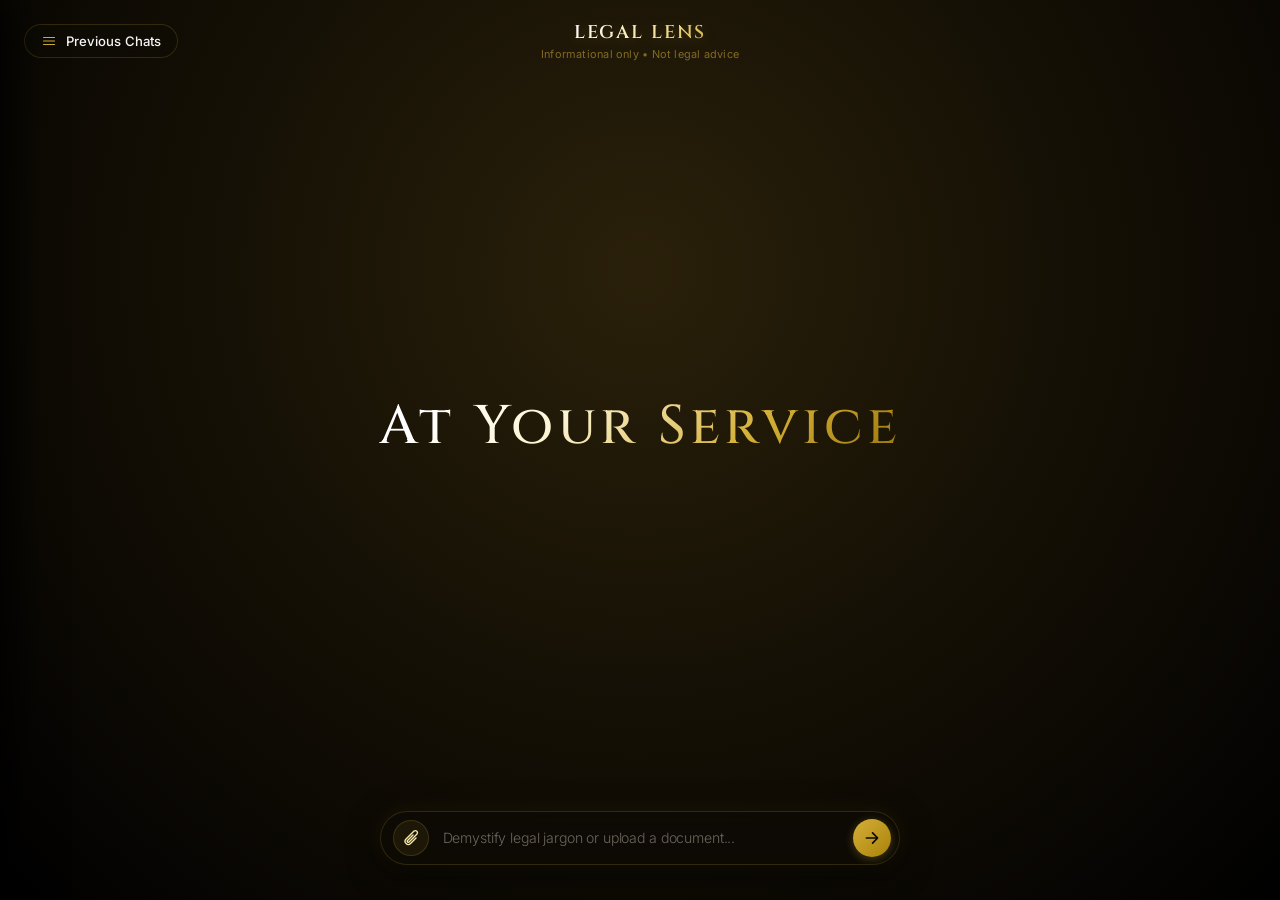
<file: frontend/index.html>
<!DOCTYPE html>
<html lang="en">
<head>
  <meta charset="UTF-8">
  <meta name="viewport" content="width=device-width, initial-scale=1.0">
  <meta name="description" content="Legal Lens - AI-powered legal document analysis and web research assistant.">
  <title>Legal Lens</title>
  <link rel="stylesheet" href="style.css">
  <link rel="preconnect" href="https://fonts.googleapis.com">
  <link rel="preconnect" href="https://fonts.gstatic.com" crossorigin>
  <link href="https://fonts.googleapis.com/css2?family=Cinzel:wght@400;500;600;700&family=Inter:wght@300;400;500;600&display=swap" rel="stylesheet">
</head>
<body>

  <!-- Floating Top-Left Button -->
  <button id="sidebarToggleBtn" class="floating-sidebar-btn" aria-label="Open conversation history">
    <svg class="icon-menu" aria-hidden="true" viewBox="0 0 24 24" fill="none" stroke="currentColor" stroke-width="1.8">
      <path stroke-linecap="round" stroke-linejoin="round" d="M3.75 6.75h16.5M3.75 12h16.5m-16.5 5.25h16.5" />
    </svg>
    <span>Previous Chats</span>
  </button>

  <!-- Top Center: Small Legal Lens + Shortened Disclaimer Underneath -->
  <div class="top-brand-lockup">
    <h1 class="brand-title">Legal Lens</h1>
    <div class="brand-disclaimer">Informational only • Not legal advice</div>
  </div>

  <!-- Slide-out Sidebar for Previous Conversations -->
  <div class="sidebar-overlay" id="sidebarOverlay"></div>
  <aside class="sidebar-drawer" id="sidebarDrawer" aria-hidden="true">
    <div class="sidebar-header">
      <div class="sidebar-title-group">
        <span class="gold-icon">§</span>
        <h2>History & Records</h2>
      </div>
      <button class="btn-close-sidebar" id="sidebarCloseBtn" aria-label="Close sidebar">✕</button>
    </div>

    <div class="sidebar-actions">
      <button class="btn-new-session" id="newSessionBtn">
        <svg viewBox="0 0 24 24" aria-hidden="true" fill="none" stroke="currentColor" stroke-width="2" class="icon-plus">
          <path stroke-linecap="round" stroke-linejoin="round" d="M12 4.5v15m7.5-7.5h-15" />
        </svg>
        Start New Analysis
      </button>
    </div>

    <div class="history-list" id="historyList">
      <div class="history-group-label">Recent Documents</div>
      
      <div class="history-item active">
        <div class="history-item-top">
          <span class="history-doc-title">Confidentiality_NDA.pdf</span>
          <span class="history-time">Today</span>
        </div>
        <div class="history-snippet">Extracted 2 risks, $50,000 penalty flagged...</div>
      </div>

      <div class="history-item">
        <div class="history-item-top">
          <span class="history-doc-title">Residential_Lease_Agreement.pdf</span>
          <span class="history-time">Yesterday</span>
        </div>
        <div class="history-snippet">Late fee clause analyzed, 3 questions prepared...</div>
      </div>

      <div class="history-item">
        <div class="history-item-top">
          <span class="history-doc-title">Master_Services_Contract.pdf</span>
          <span class="history-time">Sep 21</span>
        </div>
        <div class="history-snippet">ChromaDB indexed, IP ownership verified...</div>
      </div>
    </div>

    <div class="sidebar-footer">
      <div class="sidebar-footer-info">
        <span>Session Data Stored Locally</span>
        <span class="security-lock">🔒 Zero Cloud Retention</span>
      </div>
    </div>
  </aside>

  <!-- Main Canvas Area -->
  <main class="main-canvas" id="mainCanvas" role="main">
    <!-- Center Screen: Animated 'At Your Service' -->
    <div class="hero-center" id="heroCenter">
      <h2 class="hero-text-service">At Your Service</h2>
    </div>

    <!-- Chat Feed (Initially Hidden) -->
    <div class="chat-feed" id="chatFeed" role="log" aria-live="polite" style="display: none;"></div>

    <!-- Bottom Center: Compact Chat Capsule with Shimmer Animation -->
    <div class="capsule-wrapper" role="search">
      <!-- Attached Document Pill (Appears when a file is selected) -->
      <div class="capsule-attachment-badge" id="capsuleAttachmentBadge" style="display: none;">
        <span class="pdf-icon" aria-hidden="true">PDF</span>
        <span class="attachment-name" id="attachmentName">contract.pdf</span>
        <button type="button" class="btn-remove-attachment" id="btnRemoveAttachment" aria-label="Remove attached file" title="Remove file">✕</button>
      </div>

      <div class="chat-capsule" id="chatCapsule">
        <!-- Document Upload / Share Button -->
        <input type="file" id="capsuleFileInput" aria-label="File upload input" accept=".pdf" style="display: none;">
        <button type="button" class="capsule-action-btn" id="capsuleDocBtn" aria-label="Upload contract or legal document" title="Upload contract or legal document">
          <svg class="icon-clip" aria-hidden="true" viewBox="0 0 24 24" fill="none" stroke="currentColor" stroke-width="1.9">
            <path stroke-linecap="round" stroke-linejoin="round" d="M18.375 12.739l-7.693 7.693a4.5 4.5 0 01-6.364-6.364l10.94-10.94A3 3 0 1119.5 7.37l-10.94 10.94a1.5 1.5 0 01-2.122-2.122l7.693-7.693" />
          </svg>
        </button>

        <!-- Input Field -->
        <input type="text" id="capsuleInput" class="capsule-input" aria-label="Message input field" placeholder="Demystify legal jargon or upload a document..." autocomplete="off">

        <!-- Send Arrow Button -->
        <button type="button" class="capsule-send-btn" id="capsuleSendBtn" aria-label="Send">
          <svg class="icon-arrow" aria-hidden="true" viewBox="0 0 24 24" fill="none" stroke="currentColor" stroke-width="2.2">
            <path stroke-linecap="round" stroke-linejoin="round" d="M4.5 12h15m0 0l-6.75-6.75M19.5 12l-6.75 6.75" />
          </svg>
        </button>
      </div>
    </div>
  </main>

  <script src="app.js"></script>
</body>
</html>
</file>
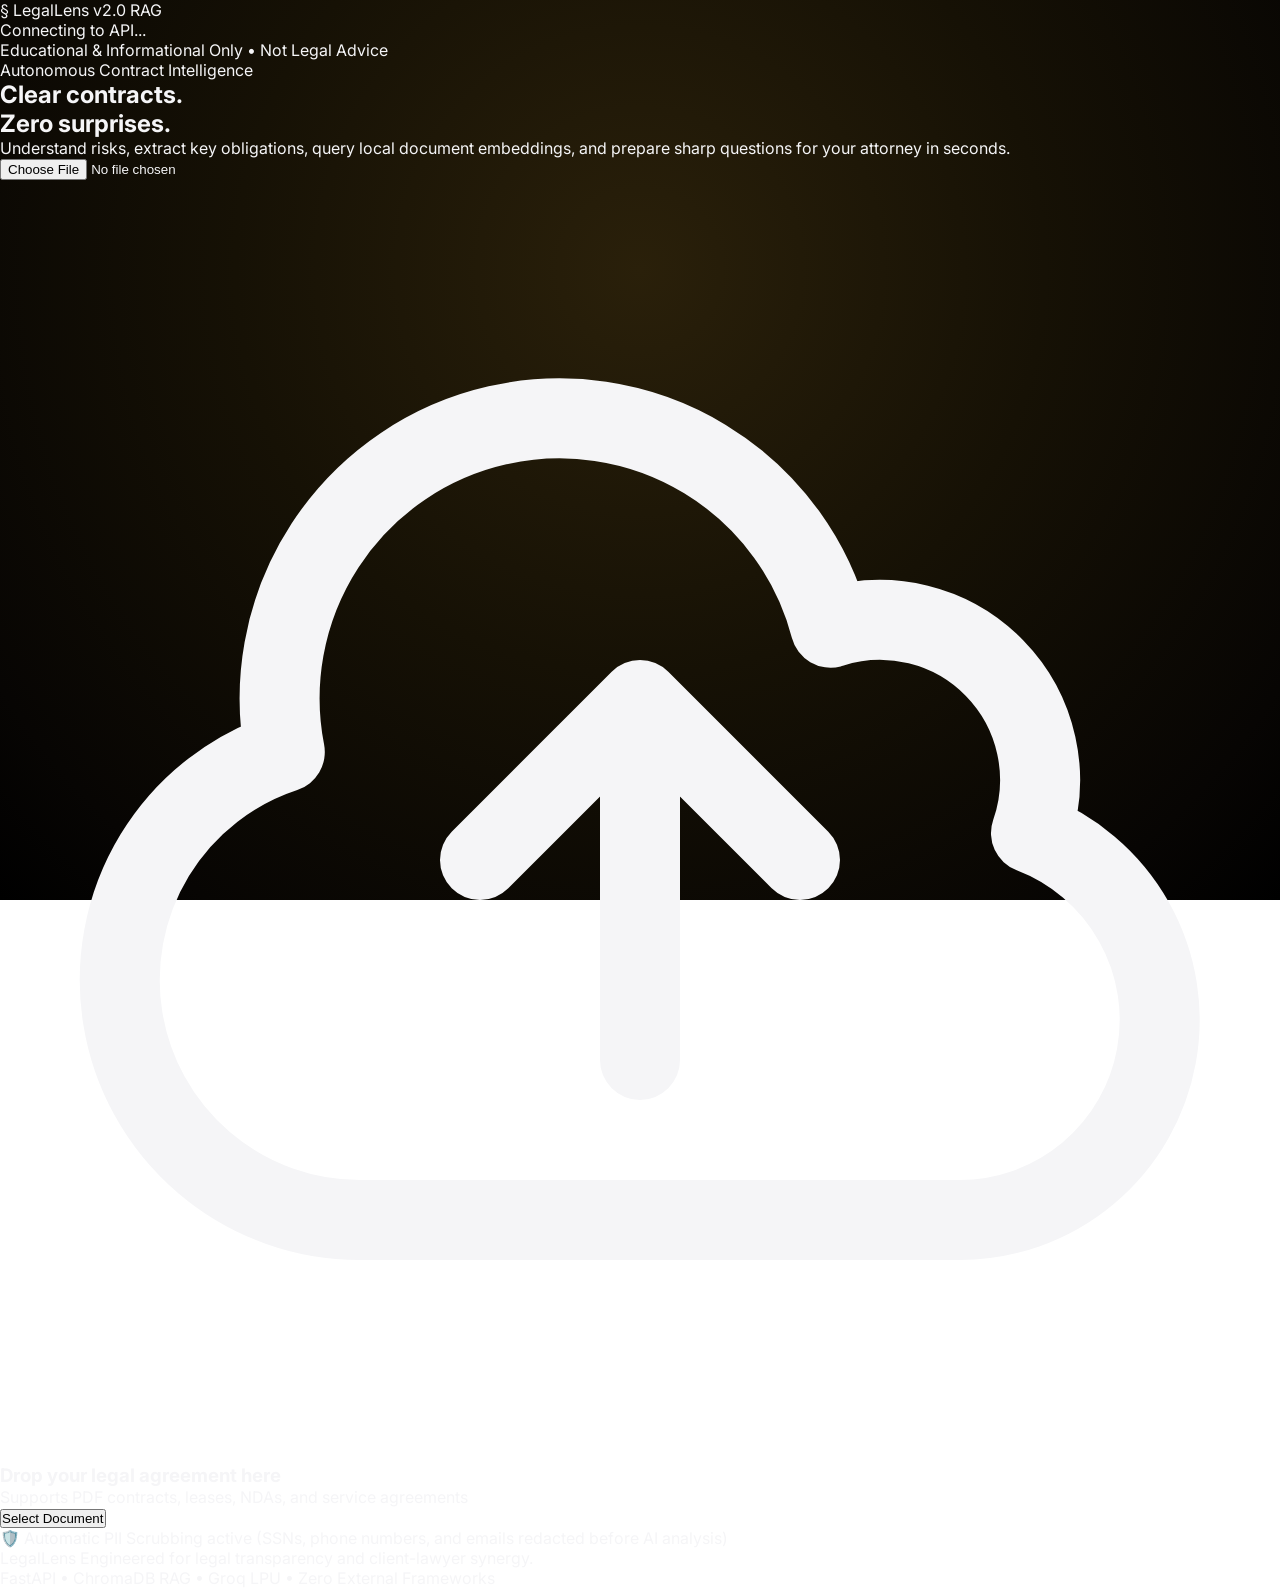
<file: frontend/index_full.html>
<!DOCTYPE html>
<html lang="en">
<head>
  <meta charset="UTF-8">
  <meta name="viewport" content="width=device-width, initial-scale=1.0">
  <title>LegalLens — Intelligent Legal Analysis</title>
  <link rel="stylesheet" href="style.css">
  <link rel="preconnect" href="https://fonts.googleapis.com">
  <link rel="preconnect" href="https://fonts.gstatic.com" crossorigin>
  <link href="https://fonts.googleapis.com/css2?family=Inter:wght@300;400;500;600;700&display=swap" rel="stylesheet">
</head>
<body>
  <!-- Ambient background glow effects (Apple/Tesla aesthetic) -->
  <div class="ambient-glow top-left"></div>
  <div class="ambient-glow center-right"></div>

  <!-- Top Navigation Bar -->
  <header class="navbar">
    <div class="nav-container">
      <div class="brand">
        <span class="brand-logo">§</span>
        <span class="brand-name">LegalLens</span>
        <span class="brand-tag">v2.0 RAG</span>
      </div>

      <div class="nav-status">
        <div class="status-indicator">
          <span class="status-dot" id="apiStatusDot"></span>
          <span class="status-text" id="apiStatusText">Connecting to API...</span>
        </div>
      </div>

      <div class="nav-disclaimer">
        <span class="badge-disclaimer">Educational & Informational Only • Not Legal Advice</span>
      </div>
    </div>
  </header>

  <main class="main-content">
    <!-- Hero Section -->
    <section class="hero-section">
      <div class="hero-pill">Autonomous Contract Intelligence</div>
      <h1 class="hero-title">Clear contracts.<br><span class="gradient-text">Zero surprises.</span></h1>
      <p class="hero-subtitle">
        Understand risks, extract key obligations, query local document embeddings, and prepare sharp questions for your attorney in seconds.
      </p>
    </section>

    <!-- Upload & Document Ingestion Area -->
    <section class="upload-section">
      <div class="upload-card" id="dropZone">
        <input type="file" id="fileInput" accept=".pdf" class="file-input-hidden">
        <div class="upload-icon-wrapper">
          <svg class="upload-icon" viewBox="0 0 24 24" fill="none" stroke="currentColor" stroke-width="1.5">
            <path stroke-linecap="round" stroke-linejoin="round" d="M12 16.5V9.75m0 0l3 3m-3-3l-3 3M6.75 19.5a4.5 4.5 0 01-1.41-8.775 5.25 5.25 0 0110.233-2.33 3 3 0 013.758 3.848A3.752 3.752 0 0118 19.5H6.75z" />
          </svg>
        </div>
        <h3 class="upload-heading">Drop your legal agreement here</h3>
        <p class="upload-subtext">Supports PDF contracts, leases, NDAs, and service agreements</p>
        <button class="btn-primary" id="browseBtn" type="button">Select Document</button>
        
        <div class="security-note">
          <span class="shield-icon">🛡️</span>
          <span>Automatic PII Scrubbing active (SSNs, phone numbers, and emails redacted before AI analysis)</span>
        </div>

        <!-- Processing States -->
        <div class="progress-container" id="progressContainer" style="display: none;">
          <div class="progress-bar-wrapper">
            <div class="progress-bar-fill" id="progressBar"></div>
          </div>
          <div class="progress-status" id="progressStatus">Sanitizing and chunking document...</div>
        </div>
      </div>
    </section>

    <!-- Active Analysis Workspace (Hidden until file is loaded) -->
    <section class="workspace-section" id="workspaceSection" style="display: none;">
      <!-- Document Summary Bar -->
      <div class="session-bar">
        <div class="session-doc-info">
          <span class="file-badge">PDF</span>
          <span class="file-name" id="sessionFileName">contract.pdf</span>
          <span class="session-id-tag">Session ID: <code id="sessionDocId">--</code></span>
        </div>
        <div class="session-actions">
          <button class="btn-ghost" id="exportBtn" title="Export Legal Brief">
            <svg class="btn-icon" viewBox="0 0 24 24" fill="none" stroke="currentColor" stroke-width="2">
              <path stroke-linecap="round" stroke-linejoin="round" d="M3 16.5v2.25A2.25 2.25 0 005.25 21h13.5A2.25 2.25 0 0021 18.75V16.5M16.5 12L12 16.5m0 0L7.5 12m4.5 4.5V3" />
            </svg>
            Print Lawyer Brief
          </button>
          <button class="btn-ghost" id="newDocBtn">Upload Another</button>
        </div>
      </div>

      <!-- Segmented Navigation (Apple / Tesla style tabs) -->
      <div class="tab-control">
        <button class="tab-btn active" data-tab="tab-nutrition">Nutrition Label</button>
        <button class="tab-btn" data-tab="tab-chat">RAG Document Chat</button>
        <button class="tab-btn" data-tab="tab-translate">Jargon Translator</button>
        <button class="tab-btn" data-tab="tab-anomaly">Clause Benchmark</button>
      </div>

      <!-- TAB 1: Bento Nutrition Label -->
      <div class="tab-pane active" id="tab-nutrition">
        <div class="bento-grid">
          <!-- Critical Risks Card -->
          <div class="bento-card card-risk">
            <div class="card-header">
              <span class="card-indicator red-glow"></span>
              <h2 class="card-title">Critical Risks & Liabilities</h2>
              <span class="card-count" id="riskCount">0</span>
            </div>
            <p class="card-desc">Clauses carrying heavy financial, non-compete, or legal burdens.</p>
            <ul class="item-list" id="riskList">
              <li class="loading-placeholder">Waiting for document...</li>
            </ul>
          </div>

          <!-- Obligations Card -->
          <div class="bento-card card-obligation">
            <div class="card-header">
              <span class="card-indicator amber-glow"></span>
              <h2 class="card-title">Mandatory Obligations</h2>
              <span class="card-count" id="obligationCount">0</span>
            </div>
            <p class="card-desc">Explicit duties, deadlines, payment terms, or notice requirements.</p>
            <ul class="item-list" id="obligationList">
              <li class="loading-placeholder">Waiting for document...</li>
            </ul>
          </div>

          <!-- Your Rights Card -->
          <div class="bento-card card-rights">
            <div class="card-header">
              <span class="card-indicator emerald-glow"></span>
              <h2 class="card-title">Retained Rights & Defenses</h2>
              <span class="card-count" id="rightsCount">0</span>
            </div>
            <p class="card-desc">Protective terms, carve-outs, IP ownership, and whistleblower exceptions.</p>
            <ul class="item-list" id="rightsList">
              <li class="loading-placeholder">Waiting for document...</li>
            </ul>
          </div>

          <!-- Attorney Prep Kit Card -->
          <div class="bento-card card-questions">
            <div class="card-header">
              <span class="card-indicator violet-glow"></span>
              <h2 class="card-title">Lawyer Preparation Brief</h2>
              <span class="card-count" id="questionCount">0</span>
            </div>
            <p class="card-desc">Targeted, high-leverage questions to bring to a consultation.</p>
            <ul class="item-list item-list-numbered" id="questionsList">
              <li class="loading-placeholder">Waiting for document...</li>
            </ul>
          </div>
        </div>
      </div>

      <!-- TAB 2: Local RAG Chat -->
      <div class="tab-pane" id="tab-chat">
        <div class="chat-container">
          <div class="chat-header">
            <div>
              <h3 class="chat-title">Interactive Document Query</h3>
              <p class="chat-desc">Backed by ChromaDB vector retrieval & Qwen 27B LPU inference</p>
            </div>
            <span class="rag-chip">Local Vector Store Active</span>
          </div>

          <!-- Suggestion Chips -->
          <div class="prompt-chips">
            <button class="chip" data-query="What are the penalties or liquidated damages for a breach?">What are the breach penalties?</button>
            <button class="chip" data-query="How can either party terminate this agreement?">Termination requirements?</button>
            <button class="chip" data-query="Who owns the intellectual property and work product?">Who owns the IP?</button>
            <button class="chip" data-query="Are there any non-compete or non-solicitation restrictions?">Non-compete clauses?</button>
          </div>

          <!-- Messages Stream -->
          <div class="chat-messages" id="chatMessages">
            <div class="message assistant-msg">
              <div class="msg-avatar">§</div>
              <div class="msg-body">
                <p>I have indexed your document into the local vector database. You can ask me specific questions about clauses, deadlines, fees, or obligations.</p>
              </div>
            </div>
          </div>

          <!-- Input Bar -->
          <form class="chat-input-wrapper" id="chatForm">
            <input type="text" id="chatInput" placeholder="Ask anything about this document..." autocomplete="off">
            <button type="submit" class="btn-send" id="chatSendBtn" aria-label="Send query">
              <svg viewBox="0 0 24 24" fill="none" stroke="currentColor" stroke-width="2">
                <path stroke-linecap="round" stroke-linejoin="round" d="M6 12L3.269 3.126A59.768 59.768 0 0121.485 12 59.77 59.77 0 013.27 20.876L5.999 12zm0 0h7.5" />
              </svg>
            </button>
          </form>
        </div>
      </div>

      <!-- TAB 3: Jargon Translator -->
      <div class="tab-pane" id="tab-translate">
        <div class="tool-panel">
          <div class="tool-intro">
            <h3>Legalese to Plain English</h3>
            <p>Paste dense, confusing legalese below to uncover the real-world, practical meaning.</p>
          </div>
          <div class="tool-form">
            <textarea id="translateInput" rows="5" placeholder="Paste complex clause text here (e.g. 'The Party of the First Part shall hold harmless, indemnify, and defend...')"></textarea>
            <div class="tool-actions">
              <button class="btn-secondary" id="sampleClauseBtn">Insert Sample Clause</button>
              <button class="btn-primary" id="runTranslateBtn">Translate to Plain English</button>
            </div>
          </div>
          <div class="tool-output-card" id="translateOutputCard" style="display: none;">
            <div class="output-label">Plain English Translation</div>
            <div class="output-content" id="translateOutputText"></div>
          </div>
        </div>
      </div>

      <!-- TAB 4: Clause Benchmark -->
      <div class="tab-pane" id="tab-anomaly">
        <div class="tool-panel">
          <div class="tool-intro">
            <h3>Standard Deviation Inspector</h3>
            <p>Check if a specific term is Standard, Unusual, or Aggressive compared to market standards.</p>
          </div>
          <div class="tool-form">
            <textarea id="anomalyInput" rows="5" placeholder="Paste clause to benchmark (e.g. 'Contractor agrees to a 48-month global non-compete without additional severance compensation...')"></textarea>
            <div class="tool-actions">
              <button class="btn-secondary" id="sampleAnomalyBtn">Insert Sample Aggressive Clause</button>
              <button class="btn-primary" id="runAnomalyBtn">Evaluate Against Standards</button>
            </div>
          </div>
          <div class="tool-output-card" id="anomalyOutputCard" style="display: none;">
            <div class="output-label">Market Benchmark Assessment</div>
            <div class="output-content" id="anomalyOutputText"></div>
          </div>
        </div>
      </div>
    </section>
  </main>

  <footer class="footer">
    <div class="footer-container">
      <div class="footer-left">
        <span class="footer-brand">LegalLens</span>
        <span class="footer-sub">Engineered for legal transparency and client-lawyer synergy.</span>
      </div>
      <div class="footer-right">
        <span>FastAPI</span> • <span>ChromaDB RAG</span> • <span>Groq LPU</span> • <span>Zero External Frameworks</span>
      </div>
    </div>
  </footer>

  <script src="app.js"></script>
</body>
</html>
</file>
<file: frontend/style.css>
/* ==========================================================================
   LegalLens — Minimalist Golden Black Aesthetic
   ========================================================================== */

:root {
  --bg-gradient: radial-gradient(circle at 50% 30%, #2a200a 0%, #161105 45%, #070503 85%, #000000 100%);
  --gold-primary: #d4af37;
  --gold-light: #f7e7a9;
  --gold-muted: rgba(212, 175, 55, 0.55);
  --gold-glow: rgba(212, 175, 55, 0.2);
  --border-gold: rgba(212, 175, 55, 0.18);
  --border-gold-hover: rgba(212, 175, 55, 0.45);
  
  --dark-glass: rgba(12, 10, 6, 0.65);
  --dark-drawer: rgba(10, 8, 4, 0.94);
  --text-main: #f5f5f7;
  --text-sub: #a19d93;
  --text-dim: #6a665d;
  
  --ease-spring: cubic-bezier(0.16, 1, 0.3, 1);
  --font-sans: -apple-system, BlinkMacSystemFont, "SF Pro Display", "Inter", sans-serif;
  --font-serif: "Cinzel", Georgia, serif;
}

* {
  margin: 0;
  padding: 0;
  box-sizing: border-box;
}

html, body {
  width: 100%;
  min-height: 100vh;
  font-family: var(--font-sans);
  background: var(--bg-gradient);
  background-attachment: fixed;
  color: var(--text-main);
  overflow-x: hidden;
  -webkit-font-smoothing: antialiased;
}

/* ==========================================
   1. Floating Top-Left Button
   ========================================== */
.floating-sidebar-btn {
  position: fixed;
  top: 1.5rem;
  left: 1.5rem;
  z-index: 50;
  display: inline-flex;
  align-items: center;
  gap: 0.55rem;
  background: rgba(16, 13, 7, 0.55);
  border: 1px solid var(--border-gold);
  color: var(--text-main);
  padding: 0.5rem 1rem;
  border-radius: 9999px;
  font-family: inherit;
  font-size: 0.82rem;
  font-weight: 500;
  cursor: pointer;
  backdrop-filter: blur(16px);
  -webkit-backdrop-filter: blur(16px);
  transition: all 0.25s var(--ease-spring);
}

.floating-sidebar-btn:hover {
  background: rgba(212, 175, 55, 0.12);
  border-color: var(--border-gold-hover);
  box-shadow: 0 0 16px var(--gold-glow);
  transform: translateY(-1px);
}

.icon-menu {
  width: 16px;
  height: 16px;
  color: var(--gold-primary);
}

/* ==========================================
   2. Top Center Brand & Disclaimer Lockup
   ========================================== */
.top-brand-lockup {
  position: fixed;
  top: 1.35rem;
  left: 50%;
  transform: translateX(-50%);
  text-align: center;
  z-index: 40;
  pointer-events: none;
  user-select: none;
}

.brand-title {
  font-family: var(--font-serif);
  font-size: 1.15rem;
  font-weight: 600;
  letter-spacing: 0.1em;
  text-transform: uppercase;
  background: linear-gradient(135deg, #ffffff 15%, #f7e7a9 55%, #d4af37 85%, #aa820a 100%);
  -webkit-background-clip: text;
  -webkit-text-fill-color: transparent;
  filter: drop-shadow(0 2px 6px rgba(212, 175, 55, 0.2));
  line-height: 1.2;
}

.brand-disclaimer {
  font-size: 0.68rem;
  color: var(--gold-muted);
  letter-spacing: 0.02em;
  margin-top: 0.2rem;
  font-weight: 400;
}

/* ==========================================
   3. Main Canvas & Animated Center Text
   ========================================== */
.main-canvas {
  width: 100vw;
  height: 100vh;
  display: flex;
  flex-direction: column;
  align-items: center;
  justify-content: center;
  position: relative;
  overflow: hidden;
}

.hero-center {
  text-align: center;
  user-select: none;
  pointer-events: none;
  margin-top: -3rem; /* Perfectly centers on screen visually */
}

.hero-text-service {
  font-family: var(--font-serif);
  font-size: clamp(2.2rem, 5vw, 3.4rem);
  font-weight: 500;
  letter-spacing: 0.08em;
  text-transform: capitalize;
  background: linear-gradient(135deg, #ffffff 10%, #fdf5d6 35%, #d4af37 70%, #997405 100%);
  -webkit-background-clip: text;
  -webkit-text-fill-color: transparent;
  opacity: 0;
  animation: 
    serviceEntrance 1.6s cubic-bezier(0.16, 1, 0.3, 1) 0.2s forwards,
    serviceBreathe 5s ease-in-out 1.8s infinite alternate;
}

@keyframes serviceEntrance {
  0% {
    opacity: 0;
    transform: translateY(22px) scale(0.97);
    filter: blur(10px);
  }
  100% {
    opacity: 1;
    transform: translateY(0) scale(1);
    filter: blur(0px);
  }
}

@keyframes serviceBreathe {
  0% {
    filter: drop-shadow(0 0 18px rgba(212, 175, 55, 0.2));
    transform: translateY(0);
  }
  100% {
    filter: drop-shadow(0 0 32px rgba(212, 175, 55, 0.45));
    transform: translateY(-4px);
  }
}

/* ==========================================
   4. Bottom Center Chat Capsule
   ========================================== */
.capsule-wrapper {
  position: fixed;
  bottom: 2.2rem;
  left: 50%;
  transform: translateX(-50%);
  width: 90%;
  max-width: 520px; /* Short, elegant capsule size */
  display: flex;
  flex-direction: column;
  align-items: center;
  z-index: 60;
}

/* File Attachment Badge */
.capsule-attachment-badge {
  display: inline-flex;
  align-items: center;
  gap: 0.4rem;
  background: rgba(16, 13, 7, 0.85);
  border: 1px solid var(--gold-primary);
  box-shadow: 0 0 14px var(--gold-glow);
  padding: 0.3rem 0.75rem;
  border-radius: 9999px;
  font-size: 0.75rem;
  color: var(--gold-light);
  margin-bottom: 0.6rem;
  animation: badgeSlideUp 0.3s var(--ease-spring);
}

@keyframes badgeSlideUp {
  from { opacity: 0; transform: translateY(8px); }
  to { opacity: 1; transform: translateY(0); }
}

.pdf-icon {
  background: rgba(212, 175, 55, 0.2);
  color: var(--gold-primary);
  font-size: 0.65rem;
  font-weight: 700;
  padding: 0.15rem 0.4rem;
  border-radius: 4px;
}

.btn-remove-attachment {
  background: transparent;
  border: none;
  color: var(--text-dim);
  font-size: 0.8rem;
  cursor: pointer;
  padding: 0 0.2rem;
}

.btn-remove-attachment:hover {
  color: #ff453a;
}

/* Capsule Box */
.chat-capsule {
  width: 100%;
  height: 54px;
  border-radius: 9999px;
  background: rgba(14, 11, 6, 0.75);
  border: 1px solid var(--border-gold);
  backdrop-filter: blur(28px);
  -webkit-backdrop-filter: blur(28px);
  display: flex;
  align-items: center;
  padding: 0.35rem 0.5rem 0.35rem 0.75rem;
  gap: 0.65rem;
  position: relative;
  overflow: hidden;
  box-shadow: 0 8px 32px rgba(0, 0, 0, 0.65), 0 0 20px rgba(212, 175, 55, 0.1);
  transition: all 0.3s var(--ease-spring);
  animation: capsuleAmbientPulse 4.5s ease-in-out infinite alternate;
}

/* Animated Shimmer Line Moving Across Capsule */
.chat-capsule::before {
  content: "";
  position: absolute;
  top: 0;
  left: -120%;
  width: 70%;
  height: 100%;
  background: linear-gradient(
    90deg, 
    transparent 0%, 
    rgba(212, 175, 55, 0.1) 40%, 
    rgba(255, 243, 196, 0.2) 50%, 
    rgba(212, 175, 55, 0.1) 60%, 
    transparent 100%
  );
  transform: skewX(-22deg);
  animation: capsuleShimmer 6s ease-in-out infinite;
  pointer-events: none;
}

@keyframes capsuleShimmer {
  0% { left: -120%; }
  35%, 100% { left: 160%; }
}

@keyframes capsuleAmbientPulse {
  0% {
    border-color: rgba(212, 175, 55, 0.18);
    box-shadow: 0 8px 32px rgba(0, 0, 0, 0.65), 0 0 16px rgba(212, 175, 55, 0.08);
  }
  100% {
    border-color: rgba(212, 175, 55, 0.35);
    box-shadow: 0 8px 32px rgba(0, 0, 0, 0.75), 0 0 28px rgba(212, 175, 55, 0.2);
  }
}

.chat-capsule:focus-within {
  border-color: var(--gold-primary);
  box-shadow: 0 8px 36px rgba(0, 0, 0, 0.8), 0 0 32px rgba(212, 175, 55, 0.35);
  transform: translateY(-2px);
}

/* Document Attachment Button */
.capsule-action-btn {
  width: 36px;
  height: 36px;
  border-radius: 50%;
  background: rgba(212, 175, 55, 0.08);
  border: 1px solid var(--border-gold);
  color: var(--gold-light);
  display: flex;
  align-items: center;
  justify-content: center;
  cursor: pointer;
  flex-shrink: 0;
  transition: all 0.2s var(--ease-spring);
}

.capsule-action-btn:hover {
  background: rgba(212, 175, 55, 0.2);
  border-color: var(--gold-primary);
  transform: scale(1.08);
  box-shadow: 0 0 12px var(--gold-glow);
}

.icon-clip {
  width: 17px;
  height: 17px;
}

/* Capsule Text Input */
.capsule-input {
  flex-grow: 1;
  background: transparent;
  border: none;
  outline: none;
  font-family: inherit;
  font-size: 0.88rem;
  color: var(--text-main);
  padding: 0.2rem 0.2rem;
  letter-spacing: -0.01em;
}

.capsule-input::placeholder {
  color: var(--text-dim);
  font-weight: 300;
}

/* Capsule Send Button */
.capsule-send-btn {
  width: 38px;
  height: 38px;
  border-radius: 50%;
  background: linear-gradient(135deg, #d4af37 0%, #aa820a 100%);
  border: none;
  color: #0c0903;
  display: flex;
  align-items: center;
  justify-content: center;
  cursor: pointer;
  flex-shrink: 0;
  transition: all 0.22s var(--ease-spring);
  box-shadow: 0 2px 10px rgba(212, 175, 55, 0.3);
}

.capsule-send-btn:hover {
  transform: scale(1.08);
  box-shadow: 0 0 18px rgba(212, 175, 55, 0.6);
  background: linear-gradient(135deg, #f7e7a9 0%, #d4af37 100%);
}

.capsule-send-btn:active {
  transform: scale(0.95);
}

.icon-arrow {
  width: 18px;
  height: 18px;
}

/* ==========================================
   5. Slide-out Sidebar Drawer
   ========================================== */
.sidebar-overlay {
  position: fixed;
  inset: 0;
  background: rgba(0, 0, 0, 0.7);
  backdrop-filter: blur(8px);
  -webkit-backdrop-filter: blur(8px);
  opacity: 0;
  visibility: hidden;
  transition: all 0.3s var(--ease-spring);
  z-index: 90;
}

.sidebar-overlay.active {
  opacity: 1;
  visibility: visible;
}

.sidebar-drawer {
  position: fixed;
  top: 0;
  left: 0;
  bottom: 0;
  width: 350px;
  max-width: 85vw;
  background: var(--dark-drawer);
  border-right: 1px solid var(--border-gold);
  box-shadow: 12px 0 40px rgba(0, 0, 0, 0.85);
  backdrop-filter: blur(32px);
  -webkit-backdrop-filter: blur(32px);
  transform: translateX(-100%);
  transition: transform 0.35s var(--ease-spring);
  z-index: 100;
  display: flex;
  flex-direction: column;
}

.sidebar-drawer.active {
  transform: translateX(0);
}

.sidebar-header {
  padding: 1.4rem 1.3rem;
  display: flex;
  justify-content: space-between;
  align-items: center;
  border-bottom: 1px solid var(--border-gold);
}

.sidebar-title-group {
  display: flex;
  align-items: center;
  gap: 0.6rem;
}

.gold-icon {
  color: var(--gold-primary);
  font-weight: 700;
  font-size: 1.15rem;
}

.sidebar-header h2 {
  font-size: 1rem;
  font-weight: 600;
  letter-spacing: -0.01em;
  color: var(--text-main);
}

.btn-close-sidebar {
  background: transparent;
  border: none;
  color: var(--text-dim);
  font-size: 1.15rem;
  cursor: pointer;
  padding: 0.3rem 0.5rem;
  border-radius: 6px;
  transition: all 0.2s ease;
}

.btn-close-sidebar:hover {
  color: var(--text-main);
  background: rgba(255, 255, 255, 0.08);
}

.sidebar-actions {
  padding: 1.1rem 1.3rem 0.5rem;
}

.btn-new-session {
  width: 100%;
  display: flex;
  align-items: center;
  justify-content: center;
  gap: 0.5rem;
  background: linear-gradient(135deg, rgba(212, 175, 55, 0.14) 0%, rgba(212, 175, 55, 0.04) 100%);
  border: 1px solid var(--border-gold);
  color: var(--gold-light);
  font-family: inherit;
  font-size: 0.83rem;
  font-weight: 600;
  padding: 0.7rem 1rem;
  border-radius: 10px;
  cursor: pointer;
  transition: all 0.2s var(--ease-spring);
}

.btn-new-session:hover {
  background: linear-gradient(135deg, rgba(212, 175, 55, 0.24) 0%, rgba(212, 175, 55, 0.08) 100%);
  border-color: var(--gold-primary);
  box-shadow: 0 0 16px var(--gold-glow);
}

.icon-plus {
  width: 15px;
  height: 15px;
}

.history-list {
  flex-grow: 1;
  overflow-y: auto;
  padding: 0.9rem 1.2rem;
  display: flex;
  flex-direction: column;
  gap: 0.6rem;
}

.history-group-label {
  font-size: 0.7rem;
  text-transform: uppercase;
  letter-spacing: 0.08em;
  color: var(--text-dim);
  margin-bottom: 0.2rem;
  padding-left: 0.3rem;
}

.history-item {
  background: rgba(255, 255, 255, 0.02);
  border: 1px solid rgba(212, 175, 55, 0.08);
  padding: 0.8rem 0.95rem;
  border-radius: 10px;
  cursor: pointer;
  transition: all 0.2s ease;
}

.history-item:hover {
  background: rgba(212, 175, 55, 0.06);
  border-color: var(--border-gold-hover);
  transform: translateX(3px);
}

.history-item.active {
  background: rgba(212, 175, 55, 0.1);
  border-color: var(--gold-primary);
  box-shadow: 0 0 12px var(--gold-glow);
}

.history-item-top {
  display: flex;
  justify-content: space-between;
  align-items: center;
  margin-bottom: 0.25rem;
}

.history-doc-title {
  font-size: 0.82rem;
  font-weight: 600;
  color: var(--text-main);
  white-space: nowrap;
  overflow: hidden;
  text-overflow: ellipsis;
  max-width: 180px;
}

.history-time {
  font-size: 0.68rem;
  color: var(--gold-primary);
}

.history-snippet {
  font-size: 0.75rem;
  color: var(--text-sub);
  white-space: nowrap;
  overflow: hidden;
  text-overflow: ellipsis;
}

.sidebar-footer {
  padding: 1.1rem 1.3rem;
  border-top: 1px solid var(--border-gold);
  background: rgba(0, 0, 0, 0.3);
}

.sidebar-footer-info {
  display: flex;
  flex-direction: column;
  gap: 0.2rem;
  font-size: 0.7rem;
  color: var(--text-dim);
}

.security-lock {
  color: var(--gold-muted);
}

/* ==========================================
   6. Chat Feed & Messages
   ========================================== */
.hero-center {
  transition: opacity 0.5s var(--ease-spring), transform 0.5s var(--ease-spring);
}

.hero-center.hidden {
  opacity: 0;
  transform: translateY(-20px) scale(0.95);
  pointer-events: none;
}

.chat-feed {
  width: 100%;
  max-width: 760px;
  height: calc(100vh - 180px);
  margin-top: 60px;
  padding: 0 1.5rem 2rem 1.5rem;
  overflow-y: auto;
  display: flex;
  flex-direction: column;
  gap: 1.5rem;
  z-index: 50;
  /* Hide scrollbar for clean look */
  scrollbar-width: none;
  -ms-overflow-style: none;
}
.chat-feed::-webkit-scrollbar {
  display: none;
}

.chat-message {
  display: flex;
  flex-direction: column;
  max-width: 85%;
  animation: messageFadeIn 0.4s var(--ease-spring);
}

@keyframes messageFadeIn {
  from { opacity: 0; transform: translateY(10px); }
  to { opacity: 1; transform: translateY(0); }
}

.msg-user {
  align-self: flex-end;
  background: rgba(212, 175, 55, 0.1);
  border: 1px solid var(--border-gold);
  padding: 0.85rem 1.25rem;
  border-radius: 18px 18px 4px 18px;
  color: var(--text-main);
  font-size: 0.95rem;
  line-height: 1.5;
}

.msg-system {
  align-self: flex-start;
  background: rgba(16, 13, 7, 0.65);
  border: 1px solid rgba(255, 255, 255, 0.05);
  padding: 1.1rem 1.4rem;
  border-radius: 18px 18px 18px 4px;
  color: var(--text-main);
  font-size: 0.95rem;
  line-height: 1.6;
  box-shadow: 0 4px 16px rgba(0, 0, 0, 0.3);
}

.msg-system h3 {
  font-family: var(--font-serif);
  color: var(--gold-light);
  font-size: 1.1rem;
  margin-bottom: 0.8rem;
  font-weight: 500;
}

.msg-system p {
  margin-bottom: 0.8rem;
}

.msg-system p:last-child {
  margin-bottom: 0;
}

.msg-system ul {
  margin-left: 1.5rem;
  margin-bottom: 0.8rem;
}

.msg-system li {
  margin-bottom: 0.4rem;
}

.msg-system strong {
  color: var(--gold-primary);
}

.loader-dots {
  display: flex;
  gap: 0.4rem;
  padding: 0.5rem;
}
.loader-dots span {
  width: 6px;
  height: 6px;
  background: var(--gold-primary);
  border-radius: 50%;
  animation: bounce 1.4s infinite ease-in-out both;
}
.loader-dots span:nth-child(1) { animation-delay: -0.32s; }
.loader-dots span:nth-child(2) { animation-delay: -0.16s; }

@keyframes bounce {
  0%, 80%, 100% { transform: scale(0); }
  40% { transform: scale(1); }
}
 
 / *   A 1 1 Y   K e y b o a r d   N a v i g a t i o n   * /  
 * : f o c u s - v i s i b l e   {   o u t l i n e :   2 p x   s o l i d   # C 5 A 0 5 9 ;   o u t l i n e - o f f s e t :   2 p x ;   }  
  
 . s r - o n l y   {   p o s i t i o n :   a b s o l u t e ;   w i d t h :   1 p x ;   h e i g h t :   1 p x ;   p a d d i n g :   0 ;   m a r g i n :   - 1 p x ;   o v e r f l o w :   h i d d e n ;   c l i p :   r e c t ( 0 , 0 , 0 , 0 ) ;   b o r d e r :   0 ;   }  
 
</file>
